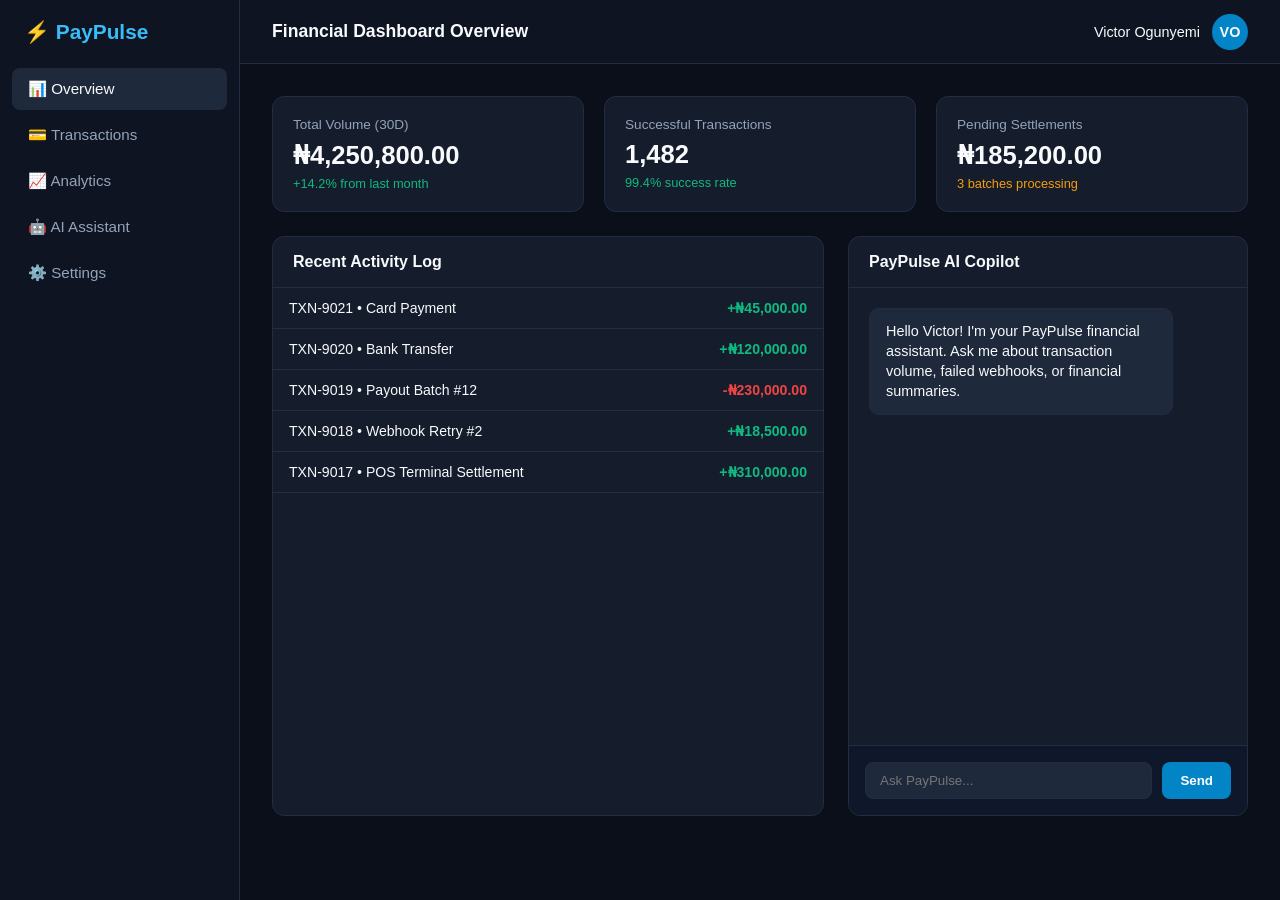
<file: app/templates/index.html>
<!DOCTYPE html>
<html lang="en">
<head>
    <meta charset="UTF-8">
    <meta name="viewport" content="width=device-width, initial-scale=1.0">
    <title>PayPulse - Financial Analytics & AI Assistant</title>
    <style>
        :root {
            --bg-dark: #0b0f19;
            --card-bg: #151c2c;
            --border-color: #232d42;
            --primary-blue: #0284c7;
            --primary-hover: #0369a1;
            --text-light: #f8fafc;
            --text-muted: #94a3b8;
            --accent-green: #10b981;
        }

        * { box-sizing: border-box; margin: 0; padding: 0; }
        body { font-family: -apple-system, BlinkMacSystemFont, "Segoe UI", Roboto, sans-serif; background-color: var(--bg-dark); color: var(--text-light); display: flex; height: 100vh; overflow: hidden; }

        /* Sidebar Navigation */
        .sidebar { width: 240px; background: #0e1422; border-right: 1px solid var(--border-color); display: flex; flex-direction: column; padding: 20px 0; }
        .sidebar-brand { font-size: 1.3rem; font-weight: bold; color: #38bdf8; padding: 0 24px 24px; display: flex; align-items: center; gap: 8px; }
        .nav-items { list-style: none; display: flex; flex-direction: column; gap: 4px; padding: 0 12px; }
        .nav-item a { display: flex; align-items: center; gap: 12px; padding: 12px 16px; color: var(--text-muted); text-decoration: none; border-radius: 8px; font-weight: 500; font-size: 0.95rem; }
        .nav-item.active a, .nav-item a:hover { background: #1e293b; color: var(--text-light); }

        /* Main Workspace */
        .main-wrapper { flex: 1; display: flex; flex-direction: column; overflow-y: auto; }
        .top-header { height: 64px; border-bottom: 1px solid var(--border-color); display: flex; align-items: center; justify-content: space-between; padding: 0 32px; background: #0e1422; }
        .page-title { font-size: 1.1rem; font-weight: 600; }
        .user-profile { display: flex; align-items: center; gap: 12px; font-size: 0.9rem; }
        .avatar { width: 36px; height: 36px; border-radius: 50%; background: var(--primary-blue); display: flex; align-items: center; justify-content: center; font-weight: bold; }

        /* Dashboard Body */
        .content-area { padding: 32px; display: flex; flex-direction: column; gap: 24px; max-width: 1400px; width: 100%; margin: 0 auto; }
        .stats-grid { display: grid; grid-template-columns: repeat(auto-fit, minmax(240px, 1fr)); gap: 20px; }
        .stat-card { background: var(--card-bg); border: 1px solid var(--border-color); border-radius: 12px; padding: 20px; }
        .stat-label { color: var(--text-muted); font-size: 0.85rem; margin-bottom: 8px; }
        .stat-value { font-size: 1.6rem; font-weight: 700; color: var(--text-light); }
        .stat-change { font-size: 0.8rem; color: var(--accent-green); margin-top: 6px; }

        /* Embedded Assistant Layout */
        .workspace-grid { display: grid; grid-template-columns: 1fr 400px; gap: 24px; height: 580px; }
        .panel { background: var(--card-bg); border: 1px solid var(--border-color); border-radius: 12px; display: flex; flex-direction: column; overflow: hidden; }
        .panel-header { padding: 16px 20px; border-bottom: 1px solid var(--border-color); font-weight: 600; display: flex; justify-content: space-between; align-items: center; }

        /* Chat Component */
        .chat-stream { flex: 1; padding: 20px; overflow-y: auto; display: flex; flex-direction: column; gap: 14px; }
        .msg { max-width: 85%; padding: 12px 16px; border-radius: 10px; font-size: 0.9rem; line-height: 1.4; }
        .msg.bot { background: #1e293b; align-self: flex-start; border: 1px solid var(--border-color); }
        .msg.user { background: var(--primary-blue); align-self: flex-end; color: #fff; }
        .chat-input-row { padding: 16px; border-top: 1px solid var(--border-color); display: flex; gap: 10px; background: #0f172a; }
        .chat-input-row input { flex: 1; background: #1e293b; border: 1px solid var(--border-color); border-radius: 8px; padding: 10px 14px; color: #fff; outline: none; }
        .chat-input-row button { background: var(--primary-blue); color: #fff; border: none; padding: 10px 18px; border-radius: 8px; font-weight: 600; cursor: pointer; }
        .chat-input-row button:hover { background: var(--primary-hover); }

        /* Table mock */
        .table-row { display: flex; justify-content: space-between; padding: 12px 16px; border-bottom: 1px solid var(--border-color); font-size: 0.88rem; }
    </style>
</head>
<body>

    <!-- Navigation -->
    <div class="sidebar">
        <div class="sidebar-brand">⚡ PayPulse</div>
        <ul class="nav-items">
            <li class="nav-item active"><a href="#overview">📊 Overview</a></li>
            <li class="nav-item"><a href="#transactions">💳 Transactions</a></li>
            <li class="nav-item"><a href="#analytics">📈 Analytics</a></li>
            <li class="nav-item"><a href="#assistant">🤖 AI Assistant</a></li>
            <li class="nav-item"><a href="#settings">⚙️ Settings</a></li>
        </ul>
    </div>

    <!-- Main Content -->
    <div class="main-wrapper">
        <div class="top-header">
            <div class="page-title">Financial Dashboard Overview</div>
            <div class="user-profile">
                <span>Victor Ogunyemi</span>
                <div class="avatar">VO</div>
            </div>
        </div>

        <div class="content-area">
            <!-- Key Performance Metrics -->
            <div class="stats-grid">
                <div class="stat-card">
                    <div class="stat-label">Total Volume (30D)</div>
                    <div class="stat-value">₦4,250,800.00</div>
                    <div class="stat-change">+14.2% from last month</div>
                </div>
                <div class="stat-card">
                    <div class="stat-label">Successful Transactions</div>
                    <div class="stat-value">1,482</div>
                    <div class="stat-change">99.4% success rate</div>
                </div>
                <div class="stat-card">
                    <div class="stat-label">Pending Settlements</div>
                    <div class="stat-value">₦185,200.00</div>
                    <div class="stat-change" style="color: #f59e0b;">3 batches processing</div>
                </div>
            </div>

            <!-- Workspace: Analytics Feed + PayPulse AI Panel -->
            <div class="workspace-grid">
                <div class="panel">
                    <div class="panel-header">Recent Activity Log</div>
                    <div style="overflow-y: auto; flex: 1;">
                        <div class="table-row"><span>TXN-9021 • Card Payment</span><strong style="color:var(--accent-green)">+₦45,000.00</strong></div>
                        <div class="table-row"><span>TXN-9020 • Bank Transfer</span><strong style="color:var(--accent-green)">+₦120,000.00</strong></div>
                        <div class="table-row"><span>TXN-9019 • Payout Batch #12</span><strong style="color:#ef4444">-₦230,000.00</strong></div>
                        <div class="table-row"><span>TXN-9018 • Webhook Retry #2</span><strong style="color:var(--accent-green)">+₦18,500.00</strong></div>
                        <div class="table-row"><span>TXN-9017 • POS Terminal Settlement</span><strong style="color:var(--accent-green)">+₦310,000.00</strong></div>
                    </div>
                </div>

                <!-- Embedded PayPulse AI Assistant -->
                <div class="panel">
                    <div class="panel-header">PayPulse AI Copilot</div>
                    <div class="chat-stream" id="chatBox">
                        <div class="msg bot">Hello Victor! I'm your PayPulse financial assistant. Ask me about transaction volume, failed webhooks, or financial summaries.</div>
                    </div>
                    <div class="chat-input-row">
                        <input type="text" id="userInput" placeholder="Ask PayPulse..." onkeypress="if(event.key==='Enter') sendMsg()">
                        <button onclick="sendMsg()">Send</button>
                    </div>
                </div>
            </div>
        </div>
    </div>

    <script>
        async function sendMsg() {
            const input = document.getElementById('userInput');
            const chatBox = document.getElementById('chatBox');
            const msg = input.value.trim();
            if(!msg) return;

            // Append user message
            chatBox.innerHTML += `<div class="msg user">${escapeHtml(msg)}</div>`;
            input.value = '';
            chatBox.scrollTop = chatBox.scrollHeight;

            // Loading state
            const loadingId = 'load-' + Date.now();
            chatBox.innerHTML += `<div class="msg bot" id="${loadingId}"><em>Thinking...</em></div>`;
            chatBox.scrollTop = chatBox.scrollHeight;

            try {
                const res = await fetch('/api/chat', {
                    method: 'POST',
                    headers: {'Content-Type': 'application/json'},
                    body: JSON.stringify({ message: msg })
                });
                const data = await res.json();
                const loadingElem = document.getElementById(loadingId);
                if (loadingElem) {
                    loadingElem.innerHTML = escapeHtml((data.response || data.reply || data.message || data.text));
                }
            } catch (err) {
                const loadingElem = document.getElementById(loadingId);
                if (loadingElem) {
                    loadingElem.innerHTML = `<span style="color: #ef4444;">Error connecting to API service.</span>`;
                }
            }
            chatBox.scrollTop = chatBox.scrollHeight;
        }

        function escapeHtml(text) {
            return text.replace(/&/g, "&amp;").replace(/</g, "&lt;").replace(/>/g, "&gt;");
        }
    </script>
</body>
</html>
</file>
